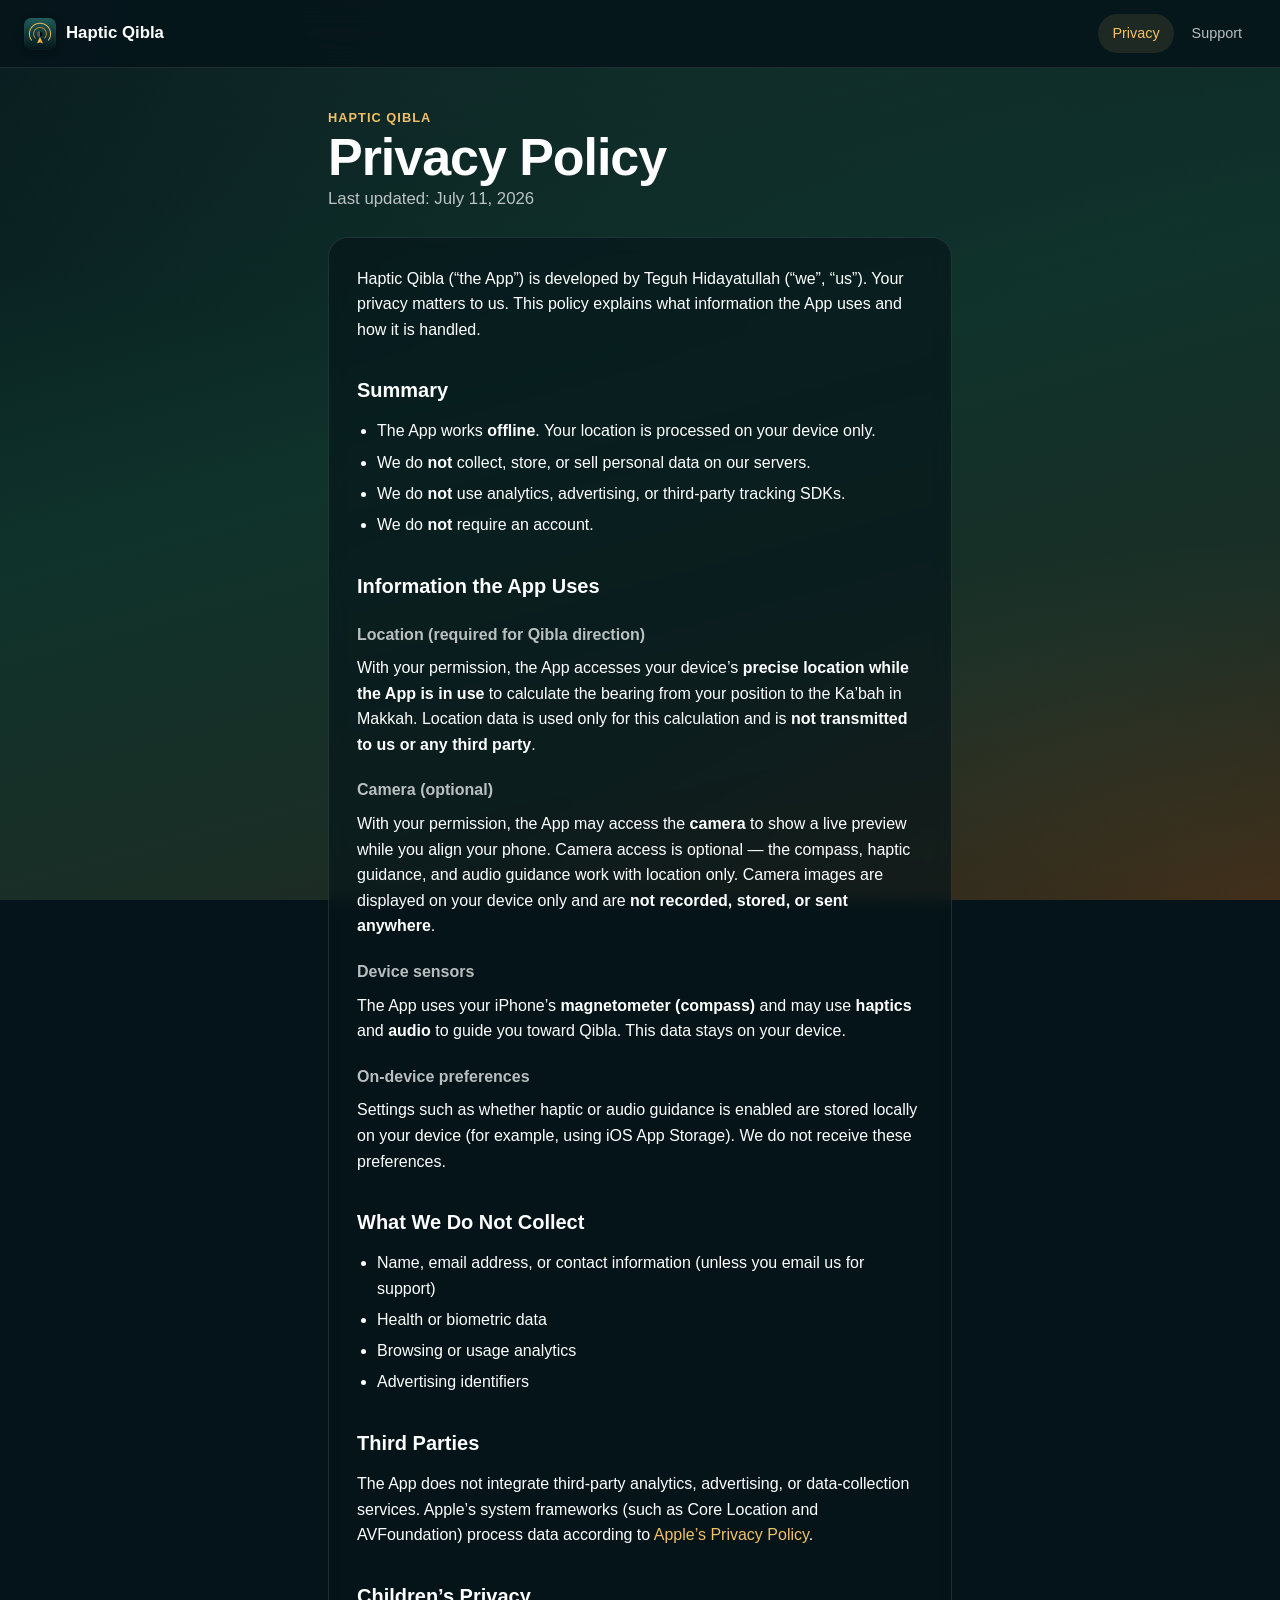
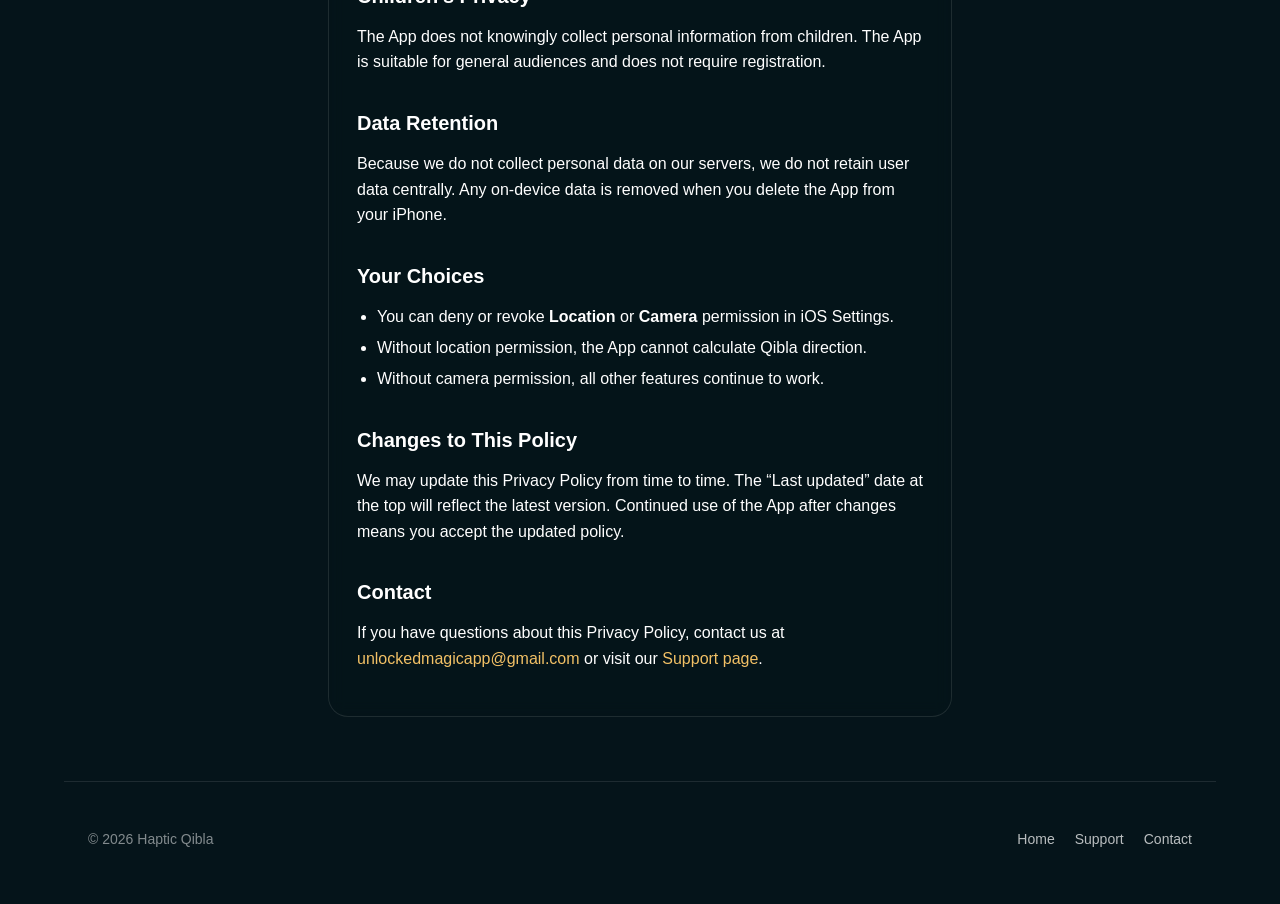
<file: privacy.html>
<!DOCTYPE html>
<html lang="en">
<head>
  <meta charset="utf-8">
  <meta name="viewport" content="width=device-width, initial-scale=1">
  <title>Privacy Policy — Haptic Qibla</title>
  <meta name="description" content="Privacy Policy for the Haptic Qibla iOS app.">
  <link rel="icon" href="assets/app-icon.png" type="image/png">
  <link rel="stylesheet" href="style.css">
</head>
<body>
  <nav class="site-nav" aria-label="Main">
    <a class="brand" href="index.html">
      <img src="assets/app-icon.png" alt="" width="32" height="32">
      Haptic Qibla
    </a>
    <div class="nav-links">
      <a href="privacy.html" aria-current="page">Privacy</a>
      <a href="support.html">Support</a>
    </div>
  </nav>

  <main class="page page-narrow">
    <header class="hero compact">
      <p class="eyebrow"><a href="index.html">Haptic Qibla</a></p>
      <h1>Privacy Policy</h1>
      <p class="meta">Last updated: July 11, 2026</p>
    </header>

    <article class="content">
      <p>
        Haptic Qibla (&ldquo;the App&rdquo;) is developed by Teguh Hidayatullah (&ldquo;we&rdquo;, &ldquo;us&rdquo;).
        Your privacy matters to us. This policy explains what information the App uses and how it is handled.
      </p>

      <h2>Summary</h2>
      <ul>
        <li>The App works <strong>offline</strong>. Your location is processed on your device only.</li>
        <li>We do <strong>not</strong> collect, store, or sell personal data on our servers.</li>
        <li>We do <strong>not</strong> use analytics, advertising, or third-party tracking SDKs.</li>
        <li>We do <strong>not</strong> require an account.</li>
      </ul>

      <h2>Information the App Uses</h2>

      <h3>Location (required for Qibla direction)</h3>
      <p>
        With your permission, the App accesses your device&rsquo;s <strong>precise location while the App is in use</strong>
        to calculate the bearing from your position to the Ka&rsquo;bah in Makkah.
        Location data is used only for this calculation and is <strong>not transmitted to us or any third party</strong>.
      </p>

      <h3>Camera (optional)</h3>
      <p>
        With your permission, the App may access the <strong>camera</strong> to show a live preview while you align your phone.
        Camera access is optional — the compass, haptic guidance, and audio guidance work with location only.
        Camera images are displayed on your device only and are <strong>not recorded, stored, or sent anywhere</strong>.
      </p>

      <h3>Device sensors</h3>
      <p>
        The App uses your iPhone&rsquo;s <strong>magnetometer (compass)</strong> and may use
        <strong>haptics</strong> and <strong>audio</strong> to guide you toward Qibla.
        This data stays on your device.
      </p>

      <h3>On-device preferences</h3>
      <p>
        Settings such as whether haptic or audio guidance is enabled are stored locally on your device
        (for example, using iOS App Storage). We do not receive these preferences.
      </p>

      <h2>What We Do Not Collect</h2>
      <ul>
        <li>Name, email address, or contact information (unless you email us for support)</li>
        <li>Health or biometric data</li>
        <li>Browsing or usage analytics</li>
        <li>Advertising identifiers</li>
      </ul>

      <h2>Third Parties</h2>
      <p>
        The App does not integrate third-party analytics, advertising, or data-collection services.
        Apple&rsquo;s system frameworks (such as Core Location and AVFoundation) process data according to
        <a href="https://www.apple.com/legal/privacy/" rel="noopener noreferrer">Apple&rsquo;s Privacy Policy</a>.
      </p>

      <h2>Children&rsquo;s Privacy</h2>
      <p>
        The App does not knowingly collect personal information from children.
        The App is suitable for general audiences and does not require registration.
      </p>

      <h2>Data Retention</h2>
      <p>
        Because we do not collect personal data on our servers, we do not retain user data centrally.
        Any on-device data is removed when you delete the App from your iPhone.
      </p>

      <h2>Your Choices</h2>
      <ul>
        <li>You can deny or revoke <strong>Location</strong> or <strong>Camera</strong> permission in iOS Settings.</li>
        <li>Without location permission, the App cannot calculate Qibla direction.</li>
        <li>Without camera permission, all other features continue to work.</li>
      </ul>

      <h2>Changes to This Policy</h2>
      <p>
        We may update this Privacy Policy from time to time. The &ldquo;Last updated&rdquo; date at the top
        will reflect the latest version. Continued use of the App after changes means you accept the updated policy.
      </p>

      <h2>Contact</h2>
      <p>
        If you have questions about this Privacy Policy, contact us at
        <a href="mailto:unlockedmagicapp@gmail.com">unlockedmagicapp@gmail.com</a>
        or visit our <a href="support.html">Support page</a>.
      </p>
    </article>

  </main>

  <footer class="site-footer">
    <p>&copy; <span id="year"></span> Haptic Qibla</p>
    <div class="footer-links">
      <a href="index.html">Home</a>
      <a href="support.html">Support</a>
      <a href="mailto:unlockedmagicapp@gmail.com">Contact</a>
    </div>
  </footer>
  <script>document.getElementById("year").textContent = new Date().getFullYear();</script>
</body>
</html>
</file>
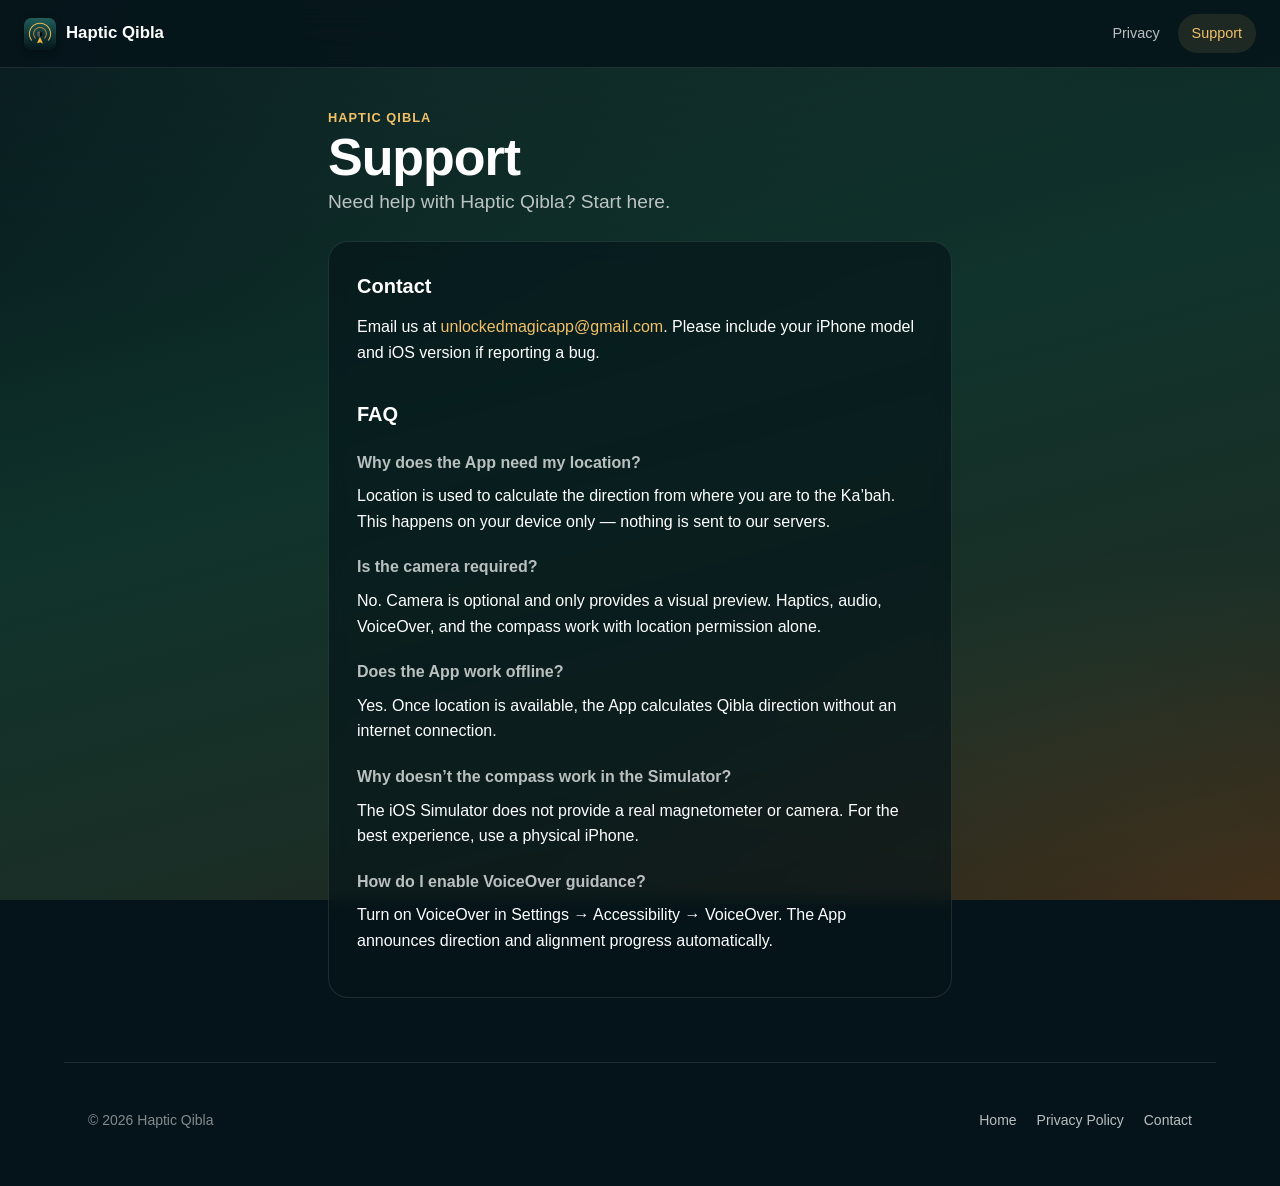
<file: support.html>
<!DOCTYPE html>
<html lang="en">
<head>
  <meta charset="utf-8">
  <meta name="viewport" content="width=device-width, initial-scale=1">
  <title>Support — Haptic Qibla</title>
  <meta name="description" content="Get help with the Haptic Qibla iOS app.">
  <link rel="icon" href="assets/app-icon.png" type="image/png">
  <link rel="stylesheet" href="style.css">
</head>
<body>
  <nav class="site-nav" aria-label="Main">
    <a class="brand" href="index.html">
      <img src="assets/app-icon.png" alt="" width="32" height="32">
      Haptic Qibla
    </a>
    <div class="nav-links">
      <a href="privacy.html">Privacy</a>
      <a href="support.html" aria-current="page">Support</a>
    </div>
  </nav>

  <main class="page page-narrow">
    <header class="hero compact">
      <p class="eyebrow"><a href="index.html">Haptic Qibla</a></p>
      <h1>Support</h1>
      <p class="lead">Need help with Haptic Qibla? Start here.</p>
    </header>

    <article class="content">
      <h2>Contact</h2>
      <p>
        Email us at <a href="mailto:unlockedmagicapp@gmail.com">unlockedmagicapp@gmail.com</a>.
        Please include your iPhone model and iOS version if reporting a bug.
      </p>

      <h2>FAQ</h2>

      <h3>Why does the App need my location?</h3>
      <p>
        Location is used to calculate the direction from where you are to the Ka&rsquo;bah.
        This happens on your device only — nothing is sent to our servers.
      </p>

      <h3>Is the camera required?</h3>
      <p>
        No. Camera is optional and only provides a visual preview.
        Haptics, audio, VoiceOver, and the compass work with location permission alone.
      </p>

      <h3>Does the App work offline?</h3>
      <p>
        Yes. Once location is available, the App calculates Qibla direction without an internet connection.
      </p>

      <h3>Why doesn&rsquo;t the compass work in the Simulator?</h3>
      <p>
        The iOS Simulator does not provide a real magnetometer or camera.
        For the best experience, use a physical iPhone.
      </p>

      <h3>How do I enable VoiceOver guidance?</h3>
      <p>
        Turn on VoiceOver in Settings → Accessibility → VoiceOver.
        The App announces direction and alignment progress automatically.
      </p>
    </article>

  </main>

  <footer class="site-footer">
    <p>&copy; <span id="year"></span> Haptic Qibla</p>
    <div class="footer-links">
      <a href="index.html">Home</a>
      <a href="privacy.html">Privacy Policy</a>
      <a href="mailto:unlockedmagicapp@gmail.com">Contact</a>
    </div>
  </footer>
  <script>document.getElementById("year").textContent = new Date().getFullYear();</script>
</body>
</html>
</file>
<file: style.css>
:root {
  color-scheme: dark;
  --deep-teal: #05141a;
  --mid-teal: #0f332b;
  --forest: #1a3d35;
  --gold: #f2c166;
  --gold-dim: #c48c40;
  --gold-glow: rgba(242, 193, 102, 0.25);
  --text: #ffffff;
  --text-muted: rgba(255, 255, 255, 0.72);
  --text-subtle: rgba(255, 255, 255, 0.5);
  --border: rgba(255, 255, 255, 0.1);
  --glass: rgba(5, 20, 26, 0.65);
  --glass-strong: rgba(5, 20, 26, 0.85);
  --max-width: 72rem;
  --radius: 1.25rem;
  --radius-sm: 0.75rem;
}

* {
  box-sizing: border-box;
}

html {
  scroll-behavior: smooth;
}

body {
  margin: 0;
  font-family: -apple-system, BlinkMacSystemFont, "SF Pro Text", "Segoe UI", Roboto, Helvetica, Arial, sans-serif;
  color: var(--text);
  line-height: 1.6;
  background: var(--deep-teal);
}

body::before {
  content: "";
  position: fixed;
  inset: 0;
  z-index: -1;
  background:
    radial-gradient(ellipse 80% 50% at 50% -10%, rgba(26, 61, 53, 0.6), transparent),
    radial-gradient(ellipse 60% 40% at 100% 100%, rgba(196, 140, 64, 0.15), transparent),
    linear-gradient(165deg, var(--deep-teal) 0%, var(--mid-teal) 45%, #1a2e26 75%, #2a1f14 100%);
}

a {
  color: var(--gold);
  text-decoration: none;
}

a:hover {
  color: #ffd98a;
}

img {
  max-width: 100%;
  height: auto;
  display: block;
}

/* ── Navigation ── */

.site-nav {
  position: sticky;
  top: 0;
  z-index: 100;
  display: flex;
  align-items: center;
  justify-content: space-between;
  gap: 1rem;
  padding: 0.875rem 1.5rem;
  background: var(--glass-strong);
  backdrop-filter: blur(16px);
  -webkit-backdrop-filter: blur(16px);
  border-bottom: 1px solid var(--border);
}

.site-nav .brand {
  display: flex;
  align-items: center;
  gap: 0.625rem;
  color: var(--text);
  text-decoration: none;
  font-weight: 600;
  font-size: 1.05rem;
}

.site-nav .brand:hover {
  color: var(--text);
}

.site-nav .brand img {
  width: 2rem;
  height: 2rem;
  border-radius: 0.45rem;
  box-shadow: 0 2px 8px rgba(0, 0, 0, 0.3);
}

.nav-links {
  display: flex;
  align-items: center;
  gap: 0.25rem;
}

.nav-links a {
  padding: 0.5rem 0.875rem;
  border-radius: 999px;
  color: var(--text-muted);
  font-size: 0.9rem;
  font-weight: 500;
  text-decoration: none;
  transition: color 0.2s, background 0.2s;
}

.nav-links a:hover {
  color: var(--text);
  background: rgba(255, 255, 255, 0.06);
}

.nav-links a[aria-current="page"] {
  color: var(--gold);
  background: rgba(242, 193, 102, 0.1);
}

/* ── Layout ── */

.page {
  max-width: var(--max-width);
  margin: 0 auto;
  padding: 0 1.5rem 4rem;
}

.page-narrow {
  max-width: 42rem;
}

/* ── Hero ── */

.hero {
  display: grid;
  grid-template-columns: 1fr;
  gap: 2.5rem;
  align-items: center;
  padding: 3.5rem 0 4rem;
}

@media (min-width: 768px) {
  .hero {
    grid-template-columns: 1fr 1fr;
    gap: 3rem;
    padding: 4.5rem 0 5rem;
  }
}

.hero-content {
  display: flex;
  flex-direction: column;
  gap: 1.25rem;
}

.hero-icon {
  width: 5.5rem;
  height: 5.5rem;
  border-radius: 1.25rem;
  box-shadow:
    0 4px 24px rgba(0, 0, 0, 0.4),
    0 0 0 1px rgba(242, 193, 102, 0.2);
}

.eyebrow {
  margin: 0;
  font-size: 0.8rem;
  font-weight: 600;
  letter-spacing: 0.08em;
  text-transform: uppercase;
  color: var(--gold);
}

.eyebrow a {
  color: inherit;
  text-decoration: none;
}

.eyebrow a:hover {
  color: #ffd98a;
}

h1 {
  margin: 0;
  font-size: clamp(2.25rem, 5vw, 3.25rem);
  line-height: 1.1;
  font-weight: 700;
  letter-spacing: -0.02em;
}

.lead {
  margin: 0;
  color: var(--text-muted);
  font-size: clamp(1.05rem, 2vw, 1.2rem);
  line-height: 1.65;
  max-width: 32rem;
}

.meta {
  margin: 0;
  color: var(--text-muted);
  font-size: 1.05rem;
}

.hero-badges {
  display: flex;
  flex-wrap: wrap;
  gap: 0.5rem;
}

.badge {
  display: inline-flex;
  align-items: center;
  gap: 0.35rem;
  padding: 0.35rem 0.75rem;
  border-radius: 999px;
  font-size: 0.8rem;
  font-weight: 500;
  color: var(--text-muted);
  background: rgba(255, 255, 255, 0.06);
  border: 1px solid var(--border);
}

.badge svg {
  width: 0.875rem;
  height: 0.875rem;
  fill: var(--gold);
  flex-shrink: 0;
}

.hero-cta {
  display: flex;
  flex-wrap: wrap;
  align-items: center;
  gap: 1rem;
  margin-top: 0.5rem;
}

.app-store-badge {
  display: inline-block;
  transition: transform 0.2s, opacity 0.2s;
}

.app-store-badge:hover {
  transform: scale(1.03);
  opacity: 0.9;
}

.app-store-badge img {
  height: 3rem;
  width: auto;
}

.hero-visual {
  display: flex;
  justify-content: center;
}

.hero-visual img {
  max-width: 280px;
  border-radius: var(--radius);
  box-shadow:
    0 24px 64px rgba(0, 0, 0, 0.45),
    0 0 0 1px rgba(255, 255, 255, 0.06);
}

@media (min-width: 768px) {
  .hero-visual img {
    max-width: 320px;
  }
}

/* ── Section headers ── */

.section {
  padding: 3rem 0;
}

.section-header {
  text-align: center;
  margin-bottom: 2.5rem;
}

.section-header h2 {
  margin: 0 0 0.75rem;
  font-size: clamp(1.5rem, 3vw, 2rem);
  font-weight: 700;
  letter-spacing: -0.01em;
}

.section-header p {
  margin: 0 auto;
  max-width: 36rem;
  color: var(--text-muted);
  font-size: 1.05rem;
}

/* ── Feature cards ── */

.features-grid {
  display: grid;
  grid-template-columns: 1fr;
  gap: 1rem;
}

@media (min-width: 600px) {
  .features-grid {
    grid-template-columns: repeat(2, 1fr);
  }
}

@media (min-width: 900px) {
  .features-grid {
    grid-template-columns: repeat(4, 1fr);
  }
}

.feature-card {
  padding: 1.5rem;
  border-radius: var(--radius);
  background: var(--glass);
  border: 1px solid var(--border);
  backdrop-filter: blur(8px);
  -webkit-backdrop-filter: blur(8px);
  transition: border-color 0.2s, box-shadow 0.2s;
}

.feature-card:hover {
  border-color: rgba(242, 193, 102, 0.25);
  box-shadow: 0 0 24px var(--gold-glow);
}

.feature-icon {
  display: flex;
  align-items: center;
  justify-content: center;
  width: 2.5rem;
  height: 2.5rem;
  margin-bottom: 1rem;
  border-radius: 0.65rem;
  background: rgba(242, 193, 102, 0.12);
}

.feature-icon svg {
  width: 1.25rem;
  height: 1.25rem;
  fill: var(--gold);
}

.feature-card h3 {
  margin: 0 0 0.5rem;
  font-size: 1rem;
  font-weight: 600;
}

.feature-card p {
  margin: 0;
  font-size: 0.9rem;
  color: var(--text-muted);
  line-height: 1.55;
}

/* ── Screenshot carousel ── */

.section-screenshots {
  overflow: visible;
}

.carousel {
  position: relative;
  --slide-width: min(72vw, 280px);
  --carousel-gap: 1rem;
}

@media (min-width: 600px) {
  .carousel {
    --slide-width: min(48vw, 340px);
    --carousel-gap: 1.25rem;
  }
}

@media (min-width: 900px) {
  .carousel {
    --slide-width: 400px;
    --carousel-gap: 1.5rem;
  }
}

.carousel-track {
  display: flex;
  gap: var(--carousel-gap);
  overflow-x: auto;
  scroll-snap-type: x mandatory;
  scroll-behavior: smooth;
  -webkit-overflow-scrolling: touch;
  scrollbar-width: none;
  padding: 0.5rem 0 1rem;
  outline: none;
}

.carousel-track::-webkit-scrollbar {
  display: none;
}

.carousel-slide {
  flex: 0 0 var(--slide-width);
  scroll-snap-align: center;
  margin: 0;
  padding: 0;
  border: 1px solid var(--border);
  border-radius: 1rem;
  overflow: hidden;
  background: var(--glass);
  cursor: zoom-in;
  box-shadow: 0 12px 36px rgba(0, 0, 0, 0.3);
  transition: transform 0.25s, box-shadow 0.25s, border-color 0.25s;
}

.carousel-slide:hover,
.carousel-slide:focus-visible {
  transform: translateY(-6px) scale(1.01);
  border-color: rgba(242, 193, 102, 0.35);
  box-shadow: 0 18px 48px rgba(0, 0, 0, 0.4), 0 0 0 1px rgba(242, 193, 102, 0.15);
  outline: none;
}

.carousel-slide img {
  width: 100%;
  height: auto;
  aspect-ratio: 9 / 19.5;
  object-fit: cover;
  object-position: top center;
  pointer-events: none;
}

.carousel-btn {
  display: none;
  position: absolute;
  top: calc(50% - 1.5rem);
  z-index: 2;
  width: 2.75rem;
  height: 2.75rem;
  border: 1px solid var(--border);
  border-radius: 999px;
  background: var(--glass-strong);
  backdrop-filter: blur(12px);
  -webkit-backdrop-filter: blur(12px);
  color: var(--text);
  cursor: pointer;
  align-items: center;
  justify-content: center;
  transition: background 0.2s, border-color 0.2s, opacity 0.2s;
}

.carousel-btn svg {
  width: 1.25rem;
  height: 1.25rem;
  fill: currentColor;
}

.carousel-btn:hover:not(:disabled) {
  border-color: rgba(242, 193, 102, 0.4);
  background: rgba(242, 193, 102, 0.12);
  color: var(--gold);
}

.carousel-btn:disabled {
  opacity: 0.35;
  cursor: default;
}

.carousel-btn-prev {
  left: 0.25rem;
}

.carousel-btn-next {
  right: 0.25rem;
}

@media (min-width: 768px) {
  .carousel-btn {
    display: inline-flex;
  }

  .carousel-track {
    scroll-padding-inline: 3.5rem;
    padding-inline: 3.5rem;
  }
}

.carousel-dots {
  display: flex;
  justify-content: center;
  gap: 0.5rem;
  margin-top: 0.25rem;
}

.carousel-dot {
  width: 0.5rem;
  height: 0.5rem;
  padding: 0;
  border: 0;
  border-radius: 999px;
  background: rgba(255, 255, 255, 0.28);
  cursor: pointer;
  transition: width 0.2s, background 0.2s;
}

.carousel-dot.is-active {
  width: 1.25rem;
  background: var(--gold);
}

.carousel-dot:focus-visible {
  outline: 2px solid var(--gold);
  outline-offset: 2px;
}

/* ── Lightbox ── */

html.lightbox-open,
html.lightbox-open body {
  overflow: hidden;
}

.lightbox {
  position: fixed;
  inset: 0;
  box-sizing: border-box;
  width: min(96vw, 480px);
  max-width: 96vw;
  max-height: min(94vh, 94dvh);
  margin: auto;
  padding: 0;
  border: 1px solid var(--border);
  border-radius: 1.25rem;
  background: rgba(5, 20, 26, 0.92);
  color: var(--text);
  box-shadow: 0 24px 80px rgba(0, 0, 0, 0.55);
  overflow: visible;
}

.lightbox[open] {
  display: block;
}

.lightbox::backdrop {
  background: rgba(0, 0, 0, 0.78);
  backdrop-filter: blur(6px);
  -webkit-backdrop-filter: blur(6px);
}

.lightbox img {
  display: block;
  width: 100%;
  height: auto;
  max-height: min(88vh, 88dvh);
  object-fit: contain;
  border-radius: 1.25rem;
}

.lightbox-close,
.lightbox-nav {
  position: absolute;
  z-index: 2;
  display: inline-flex;
  align-items: center;
  justify-content: center;
  border: 1px solid var(--border);
  border-radius: 999px;
  background: var(--glass-strong);
  color: var(--text);
  cursor: pointer;
  backdrop-filter: blur(12px);
  -webkit-backdrop-filter: blur(12px);
}

.lightbox-close {
  top: -0.75rem;
  right: -0.75rem;
  width: 2.5rem;
  height: 2.5rem;
}

.lightbox-nav {
  top: 50%;
  transform: translateY(-50%);
  width: 2.75rem;
  height: 2.75rem;
}

.lightbox-prev {
  left: -0.75rem;
}

.lightbox-next {
  right: -0.75rem;
}

.lightbox-close svg,
.lightbox-nav svg {
  width: 1.15rem;
  height: 1.15rem;
  fill: currentColor;
}

.lightbox-close:hover,
.lightbox-nav:hover {
  border-color: rgba(242, 193, 102, 0.4);
  color: var(--gold);
}

@media (max-width: 600px) {
  .lightbox {
    width: min(94vw, 420px);
  }

  .lightbox-prev {
    left: 0.35rem;
  }

  .lightbox-next {
    right: 0.35rem;
  }

  .lightbox-close {
    top: 0.35rem;
    right: 0.35rem;
  }
}

/* ── CTA banner ── */

.cta-banner {
  margin: 2rem 0 0;
  padding: 2.5rem 2rem;
  border-radius: var(--radius);
  text-align: center;
  background:
    linear-gradient(135deg, rgba(242, 193, 102, 0.08), rgba(15, 51, 43, 0.6)),
    var(--glass);
  border: 1px solid rgba(242, 193, 102, 0.2);
  backdrop-filter: blur(8px);
  -webkit-backdrop-filter: blur(8px);
}

.cta-banner h2 {
  margin: 0 0 0.5rem;
  font-size: clamp(1.35rem, 3vw, 1.75rem);
  font-weight: 700;
}

.cta-banner p {
  margin: 0 0 1.5rem;
  color: var(--text-muted);
  font-size: 1.05rem;
}

/* ── Content pages ── */

.hero.compact {
  padding: 2.5rem 0 1.5rem;
  display: block;
}

.content {
  padding: 1.75rem;
  border: 1px solid var(--border);
  border-radius: var(--radius);
  background: var(--glass);
  backdrop-filter: blur(8px);
  -webkit-backdrop-filter: blur(8px);
}

.content h2 {
  margin: 2rem 0 0.75rem;
  font-size: 1.25rem;
}

.content h2:first-child {
  margin-top: 0;
}

.content h3 {
  margin: 1.25rem 0 0.5rem;
  font-size: 1rem;
  color: var(--text-muted);
}

.content p,
.content ul {
  margin: 0 0 1rem;
}

.content ul {
  padding-left: 1.25rem;
}

.content li {
  margin-bottom: 0.35rem;
}

/* ── Footer ── */

.site-footer {
  max-width: var(--max-width);
  margin: 0 auto;
  padding: 2rem 1.5rem 2.5rem;
  border-top: 1px solid var(--border);
  display: flex;
  flex-wrap: wrap;
  align-items: center;
  justify-content: space-between;
  gap: 1rem;
  color: var(--text-subtle);
  font-size: 0.875rem;
}

.site-footer a {
  color: var(--text-muted);
}

.site-footer a:hover {
  color: var(--gold);
}

.footer-links {
  display: flex;
  flex-wrap: wrap;
  gap: 0.5rem 1.25rem;
}

.footer-links a {
  text-decoration: none;
}

/* ── Legacy compat ── */

.links {
  display: flex;
  flex-wrap: wrap;
  gap: 0.75rem;
}

.links a {
  display: inline-block;
  padding: 0.75rem 1rem;
  border: 1px solid var(--border);
  border-radius: 999px;
  text-decoration: none;
  background: var(--glass);
}

.footer {
  margin-top: 2rem;
  color: var(--text-muted);
  font-size: 0.875rem;
}

.footer a {
  color: var(--text-muted);
}

.footer a:hover {
  color: var(--gold);
}
</file>
